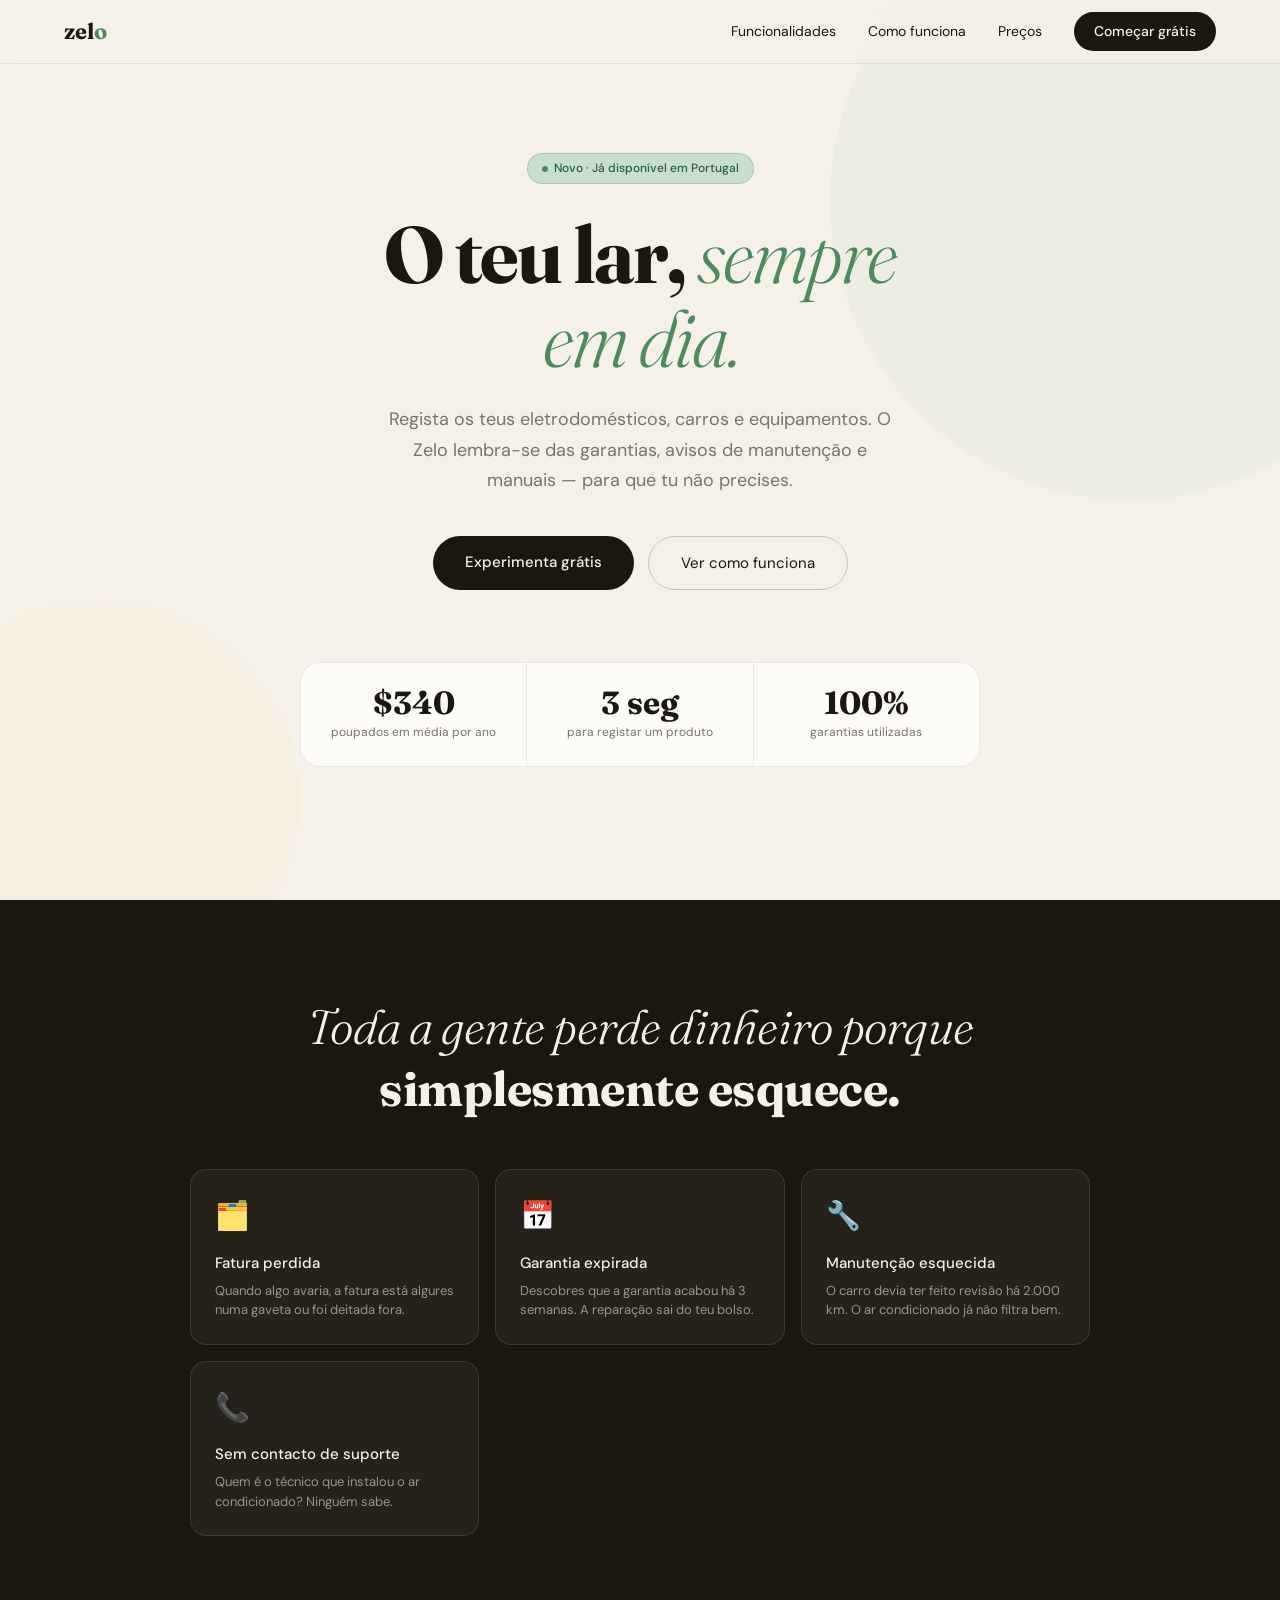
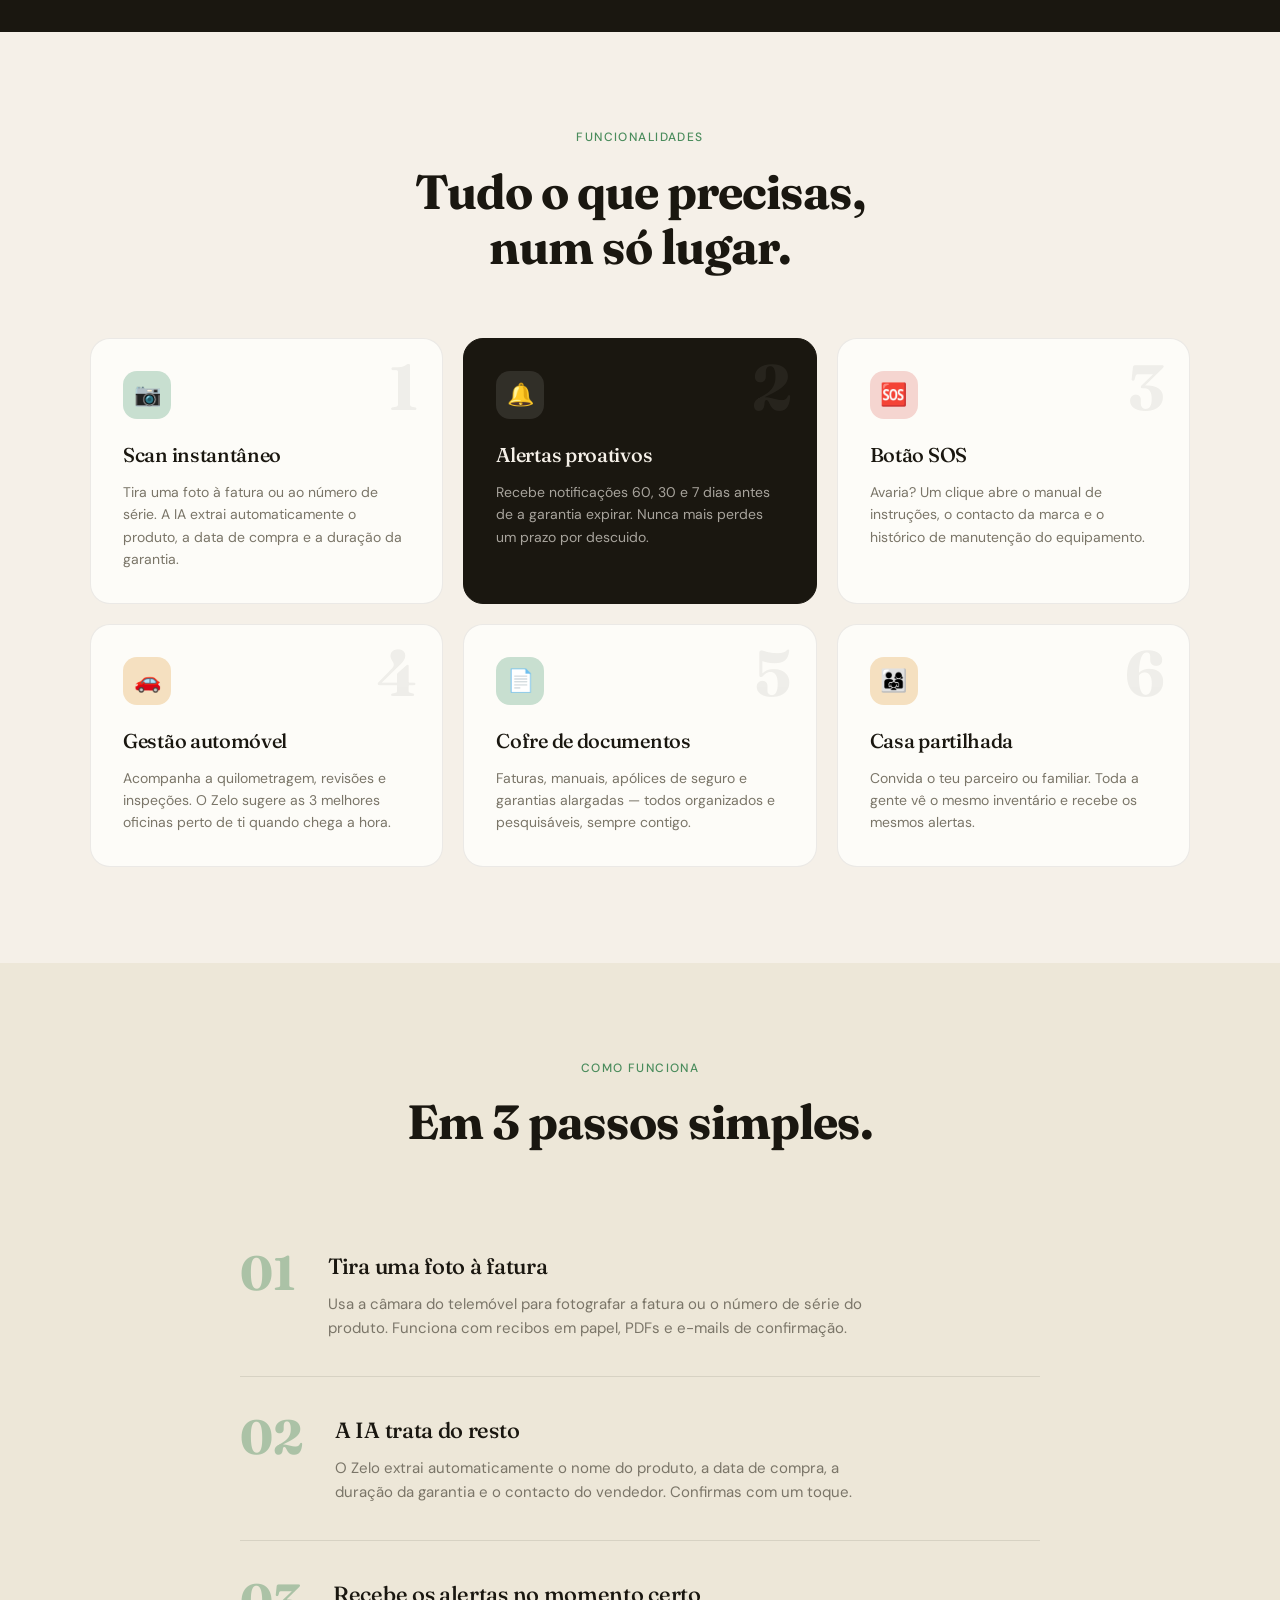
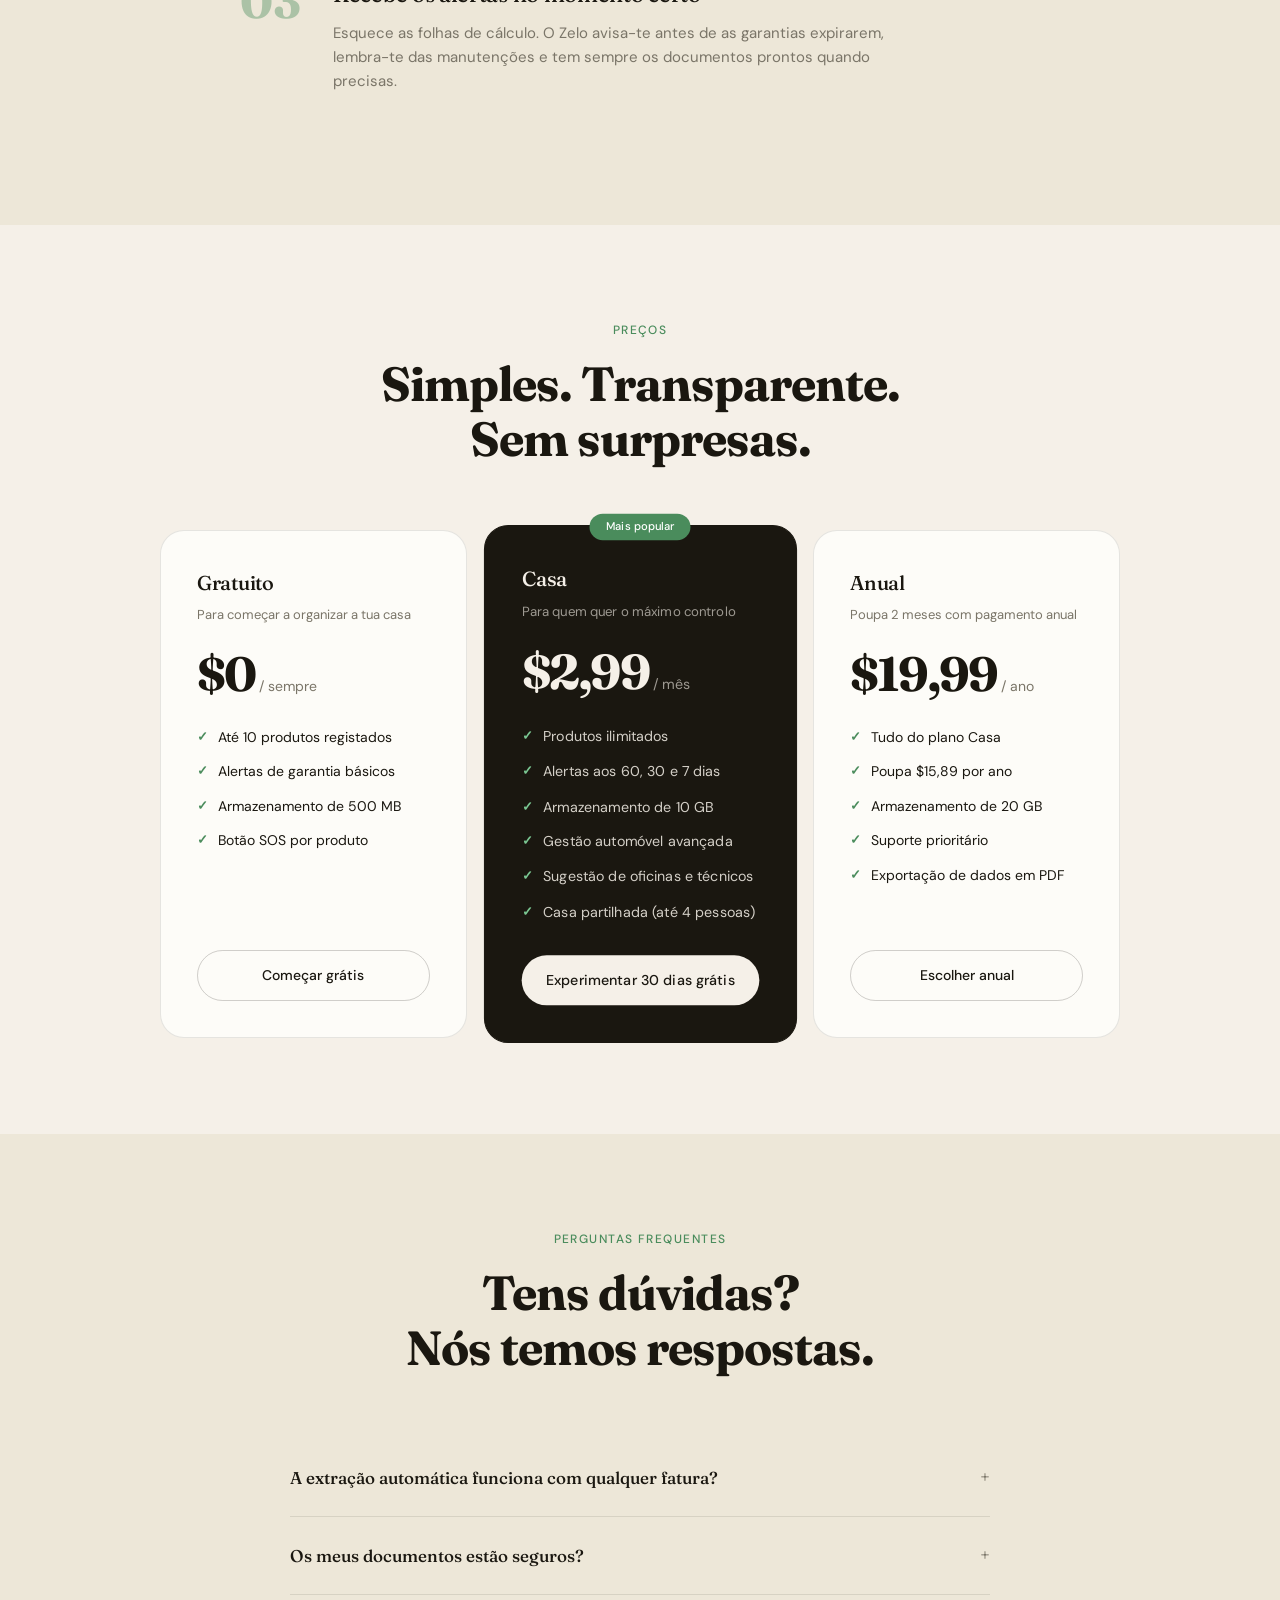
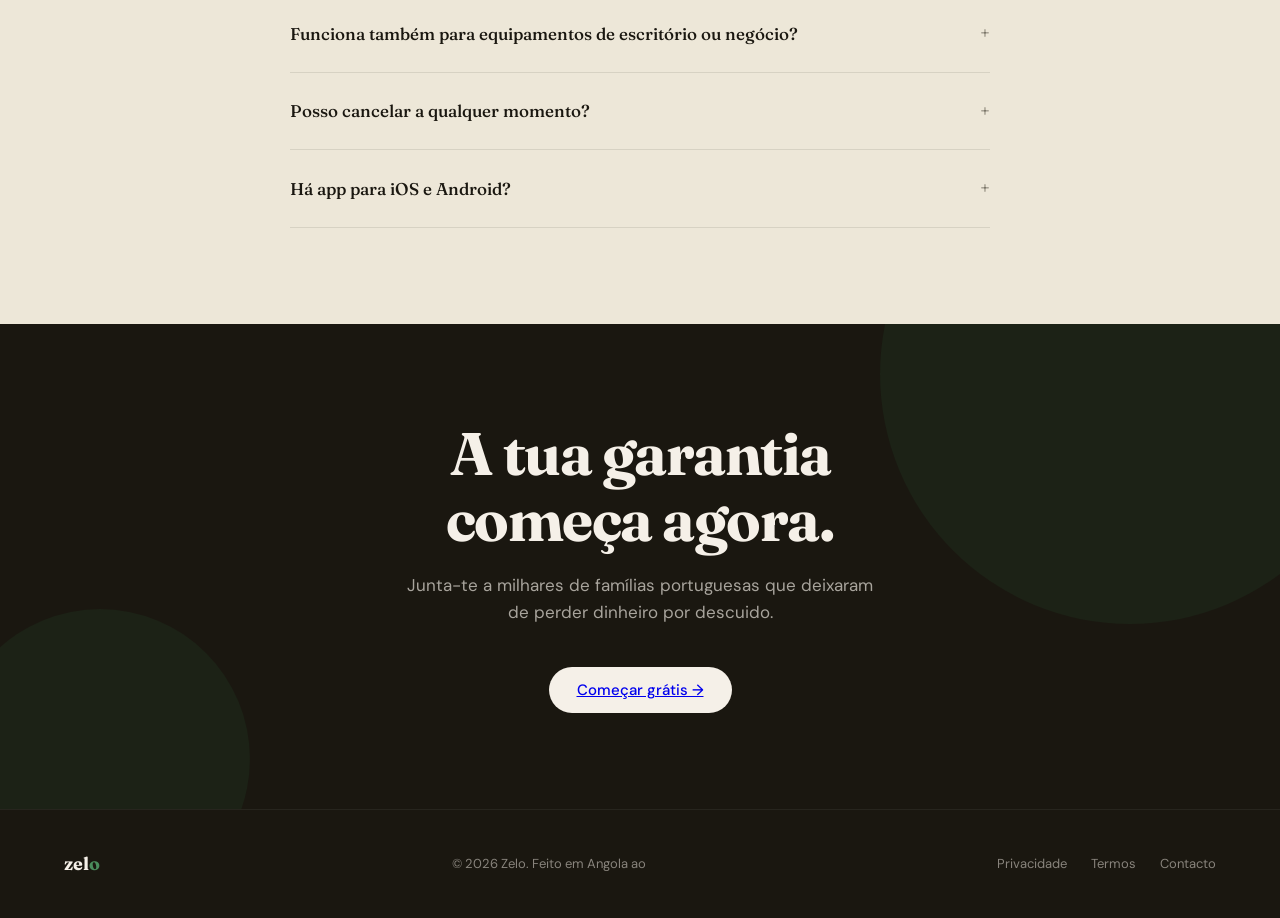
<file: index.html>
<!DOCTYPE html>
<html lang="pt">
<head>
<meta charset="UTF-8">
<meta name="viewport" content="width=device-width, initial-scale=1.0">
<title>Zelo — O Manual da Tua Casa</title>
<link rel="preconnect" href="https://fonts.googleapis.com">
<link rel="preconnect" href="https://fonts.gstatic.com" crossorigin>
<link href="https://fonts.googleapis.com/css2?family=Fraunces:ital,opsz,wght@0,9..144,300;0,9..144,500;0,9..144,700;1,9..144,400&family=DM+Sans:wght@300;400;500&display=swap" rel="stylesheet">
<link rel="stylesheet" href="landingassets/main.css">


</head>
<body>

<!-- HEADER -->
<header>
  <nav>
    <div class="nav-logo">zel<span>o</span></div>

    <div id="nav-links" class="nav-links">
      <a class="nav-link" href="#funcionalidades">Funcionalidades</a>
      <a class="nav-link" href="#como-funciona">Como funciona</a>
      <a class="nav-link" href="#precos">Preços</a>
      <a class="nav-link nav-cta" href="login.html">Começar grátis</a>
    </div>

    <button
      class="hamburger"
      id="hamburger"
      aria-controls="nav-links"
      aria-expanded="false"
      aria-label="Abrir menu">

      <span class="bar"></span>
      <span class="bar"></span>
      <span class="bar"></span>

    </button>
</nav>
</header>

<main>
 <!-- HERO -->
<section class="hero">
  <div class="hero-bg-circle c1"></div>
  <div class="hero-bg-circle c2"></div>
  <div class="hero-badge">Novo · Já disponível em Portugal</div>
  <h1>O teu lar, <em>sempre<br>em dia.</em></h1>
  <p>Regista os teus eletrodomésticos, carros e equipamentos. O Zelo lembra-se das garantias, avisos de manutenção e manuais — para que tu não precises.</p>
  <div class="hero-actions">
    <a href="login.html" class="btn-primary">Experimenta grátis</a>
    <a href="#como-funciona" class="btn-ghost">Ver como funciona</a>
  </div>
  <div class="stats">
    <div class="stat">
      <div class="stat-num">$340</div>
      <div class="stat-label">poupados em média por ano</div>
    </div>
    <div class="stat">
      <div class="stat-num">3 seg</div>
      <div class="stat-label">para registar um produto</div>
    </div>
    <div class="stat">
      <div class="stat-num">100%</div>
      <div class="stat-label">garantias utilizadas</div>
    </div>
  </div>
</section>

<!-- PROBLEM -->
<section class="problem">
  <h2>Toda a gente perde dinheiro porque <strong>simplesmente esquece.</strong></h2>
  <div class="problems-grid">
    <div class="problem-item">
      <div class="problem-icon">🗂️</div>
      <h4>Fatura perdida</h4>
      <p>Quando algo avaria, a fatura está algures numa gaveta ou foi deitada fora.</p>
    </div>
    <div class="problem-item">
      <div class="problem-icon">📅</div>
      <h4>Garantia expirada</h4>
      <p>Descobres que a garantia acabou há 3 semanas. A reparação sai do teu bolso.</p>
    </div>
    <div class="problem-item">
      <div class="problem-icon">🔧</div>
      <h4>Manutenção esquecida</h4>
      <p>O carro devia ter feito revisão há 2.000 km. O ar condicionado já não filtra bem.</p>
    </div>
    <div class="problem-item">
      <div class="problem-icon">📞</div>
      <h4>Sem contacto de suporte</h4>
      <p>Quem é o técnico que instalou o ar condicionado? Ninguém sabe.</p>
    </div>
  </div>
</section>

<!-- FEATURES -->
<section class="features" id="funcionalidades">
  <div class="section-label">Funcionalidades</div>
  <h2 class="section-title">Tudo o que precisas,<br>num só lugar.</h2>
  <div class="features-grid">
    <div class="feature-card">
      <div class="feature-num">1</div>
      <div class="feature-icon-wrap icon-green">📷</div>
      <h3>Scan instantâneo</h3>
      <p>Tira uma foto à fatura ou ao número de série. A IA extrai automaticamente o produto, a data de compra e a duração da garantia.</p>
    </div>
    <div class="feature-card highlight">
      <div class="feature-num">2</div>
      <div class="feature-icon-wrap icon-dark">🔔</div>
      <h3>Alertas proativos</h3>
      <p>Recebe notificações 60, 30 e 7 dias antes de a garantia expirar. Nunca mais perdes um prazo por descuido.</p>
    </div>
    <div class="feature-card">
      <div class="feature-num">3</div>
      <div class="feature-icon-wrap icon-red">🆘</div>
      <h3>Botão SOS</h3>
      <p>Avaria? Um clique abre o manual de instruções, o contacto da marca e o histórico de manutenção do equipamento.</p>
    </div>
    <div class="feature-card">
      <div class="feature-num">4</div>
      <div class="feature-icon-wrap icon-amber">🚗</div>
      <h3>Gestão automóvel</h3>
      <p>Acompanha a quilometragem, revisões e inspeções. O Zelo sugere as 3 melhores oficinas perto de ti quando chega a hora.</p>
    </div>
    <div class="feature-card">
      <div class="feature-num">5</div>
      <div class="feature-icon-wrap icon-green">📄</div>
      <h3>Cofre de documentos</h3>
      <p>Faturas, manuais, apólices de seguro e garantias alargadas — todos organizados e pesquisáveis, sempre contigo.</p>
    </div>
    <div class="feature-card">
      <div class="feature-num">6</div>
      <div class="feature-icon-wrap icon-amber">👨‍👩‍👧</div>
      <h3>Casa partilhada</h3>
      <p>Convida o teu parceiro ou familiar. Toda a gente vê o mesmo inventário e recebe os mesmos alertas.</p>
    </div>
  </div>
</section>

<!-- HOW IT WORKS -->
<section class="how" id="como-funciona">
  <div class="section-label">Como funciona</div>
  <h2 class="section-title">Em 3 passos simples.</h2>
  <div class="steps">
    <div class="step">
      <div class="step-num">01</div>
      <div class="step-body">
        <h3>Tira uma foto à fatura</h3>
        <p>Usa a câmara do telemóvel para fotografar a fatura ou o número de série do produto. Funciona com recibos em papel, PDFs e e-mails de confirmação.</p>
      </div>
    </div>
    <div class="step">
      <div class="step-num">02</div>
      <div class="step-body">
        <h3>A IA trata do resto</h3>
        <p>O Zelo extrai automaticamente o nome do produto, a data de compra, a duração da garantia e o contacto do vendedor. Confirmas com um toque.</p>
      </div>
    </div>
    <div class="step">
      <div class="step-num">03</div>
      <div class="step-body">
        <h3>Recebe os alertas no momento certo</h3>
        <p>Esquece as folhas de cálculo. O Zelo avisa-te antes de as garantias expirarem, lembra-te das manutenções e tem sempre os documentos prontos quando precisas.</p>
      </div>
    </div>
  </div>
</section>

<!-- PRICING -->
<section class="pricing" id="precos">
  <div class="section-label">Preços</div>
  <h2 class="section-title">Simples. Transparente.<br>Sem surpresas.</h2>
  <div class="pricing-grid">
    <div class="pricing-card">
      <div class="pricing-info">
      <div class="plan-name">Gratuito</div>
      <div class="plan-desc">Para começar a organizar a tua casa</div>
      <div class="plan-price">
        <span class="price-main">$0</span>
        <span class="price-period">/ sempre</span>
      </div>
      <ul class="plan-features">
        <li>Até 10 produtos registados</li>
        <li>Alertas de garantia básicos</li>
        <li>Armazenamento de 500 MB</li>
        <li>Botão SOS por produto</li>
      </ul>
      <a href="login.html" class="plan-btn btn-outline-dark">Começar grátis</a>
      </div>
    </div>

    <div class="pricing-card popular">
      <div class="popular-badge">Mais popular</div>
      <div class="plan-name">Casa</div>
      <div class="plan-desc">Para quem quer o máximo controlo</div>
      <div class="plan-price">
        <span class="price-main">$2,99</span>
        <span class="price-period">/ mês</span>
      </div>
      <ul class="plan-features">
        <li>Produtos ilimitados</li>
        <li>Alertas aos 60, 30 e 7 dias</li>
        <li>Armazenamento de 10 GB</li>
        <li>Gestão automóvel avançada</li>
        <li>Sugestão de oficinas e técnicos</li>
        <li>Casa partilhada (até 4 pessoas)</li>
      </ul>
      <a href="login.html" class="plan-btn btn-cream">Experimentar 30 dias grátis</a>
    </div>

    <div class="pricing-card">
      <div class="plan-name">Anual</div>
      <div class="plan-desc">Poupa 2 meses com pagamento anual</div>
      <div class="plan-price">
        <span class="price-main">$19,99</span>
        <span class="price-period">/ ano</span>
      </div>
      <ul class="plan-features">
        <li>Tudo do plano Casa</li>
        <li>Poupa $15,89 por ano</li>
        <li>Armazenamento de 20 GB</li>
        <li>Suporte prioritário</li>
        <li>Exportação de dados em PDF</li>
      </ul>
      <a href="login.html" class="plan-btn btn-outline-dark">Escolher anual</a>
    </div>
  </div>
</section>

<!-- FAQ -->
<section class="faq">
  <div class="section-label">Perguntas frequentes</div>
  <h2 class="section-title">Tens dúvidas?<br>Nós temos respostas.</h2>
  <div class="faq-list">
    <div class="faq-item">
      <div class="faq-q">A extração automática funciona com qualquer fatura? <span class="faq-arrow">+</span></div>
      <div class="faq-a">Sim. O Zelo reconhece faturas em papel, PDFs e imagens. Em casos raros, podes preencher os dados manualmente em segundos.</div>
    </div>
    <div class="faq-item">
      <div class="faq-q">Os meus documentos estão seguros? <span class="faq-arrow">+</span></div>
      <div class="faq-a">Totalmente. Todos os ficheiros são encriptados em repouso e em trânsito. Os teus dados são teus — nunca os vendemos.</div>
    </div>
    <div class="faq-item">
      <div class="faq-q">Funciona também para equipamentos de escritório ou negócio? <span class="faq-arrow">+</span></div>
      <div class="faq-a">Sim. Muitos dos nossos utilizadores usam o Zelo para gerir os equipamentos das suas pequenas empresas. Para frotas maiores ou senhorios com múltiplas habitações, fala connosco sobre planos empresariais.</div>
    </div>
    <div class="faq-item">
      <div class="faq-q">Posso cancelar a qualquer momento? <span class="faq-arrow">+</span></div>
      <div class="faq-a">Claro. Sem fidelizações nem penalizações. Se cancelares, os teus dados ficam acessíveis em modo leitura durante 30 dias para poderes exportar tudo.</div>
    </div>
    <div class="faq-item">
      <div class="faq-q">Há app para iOS e Android? <span class="faq-arrow">+</span></div>
      <div class="faq-a">Não, o Zelo ainda não está disponível para iOS e Android. De momento só podes aceder via browser em qualquer dispositivo. Tudo sincronizado em tempo real.</div>
    </div>
  </div>
</section>

<!-- CTA -->
<section class="cta-section" id="cta">

 <div class="cta-bg b1"></div>
  <div class="cta-bg b2"></div>

  <h2>A tua garantia<br>começa agora.</h2>
  <p>Junta-te a milhares de famílias portuguesas que deixaram de perder dinheiro por descuido.</p>

  <button 
    class="btn-white"
    id="cta-button">

    <a href="login.html">Começar grátis →</a>

  </button>

</section>
</main>


<!-- FOOTER -->
<footer>
  <div class="footer-logo">zel<span>o</span></div>
  <div>© 2026 Zelo. Feito em Angola ao</div>
  <div class="footer-links">
    <a href="#">Privacidade</a>
    <a href="#">Termos</a>
    <a href="#">Contacto</a>
  </div>
</footer>

<script>

  /* ══════════════════════════════════════
   MENU MOBILE
══════════════════════════════════════ */
(function initMenu() {

  const hamburger = document.querySelector('#hamburger');
  const navLinks = document.querySelector('#nav-links');

  if (!hamburger || !navLinks) return;

  function openMenu() {
    navLinks.classList.add('active');
    hamburger.setAttribute('aria-expanded', 'true');
  }

  function closeMenu() {
    navLinks.classList.remove('active');
    hamburger.setAttribute('aria-expanded', 'false');
  }

  hamburger.addEventListener('click', (e) => {
    e.stopPropagation();

    const isOpen = navLinks.classList.contains('active');

    isOpen ? closeMenu() : openMenu();
  });

  // Fecha ao clicar nos links
  navLinks.querySelectorAll('a').forEach((link) => {
    link.addEventListener('click', closeMenu);
  });

  // Fecha ao clicar fora
  document.addEventListener('click', (e) => {

    if (
      navLinks.classList.contains('active') &&
      !navLinks.contains(e.target) &&
      !hamburger.contains(e.target)
    ) {
      closeMenu();
    }

  });

  
  // Fecha com ESC
  document.addEventListener('keydown', (e) => {
    if (e.key === 'Escape') {
      closeMenu();
    }
  });

})();


(function initCTA() {

  const input = document.querySelector('#cta-email');
  const button = document.querySelector('#cta-button');
  const feedback = document.querySelector('#cta-feedback');

  if (!input || !button || !feedback) return;

  function showMessage(message, color = '#d6d3cd') {

    feedback.textContent = message;
    feedback.style.color = color;

    feedback.classList.add('show');

  }

  button.addEventListener('click', () => {

    const email = input.value.trim();

    // validação simples
    if (!email.includes('@') || !email.includes('.')) {

      showMessage(
        'Insere um e-mail válido ✨',
        '#ffb4b4'
      );

      return;
    }

    // loading
    button.classList.add('loading');
    button.textContent = 'A criar...';

    // simulação
    setTimeout(() => {

      button.classList.remove('loading');
      button.textContent = 'Começar grátis →';

      showMessage(
        'Conta preparada. Verifica o teu e-mail 🚀',
        '#b7f7c5'
      );

      input.value = '';

    }, 1800);

  });

})();



  document.querySelectorAll('.faq-item').forEach(item => {
    item.querySelector('.faq-q').addEventListener('click', () => {
      const isOpen = item.classList.contains('open');
      document.querySelectorAll('.faq-item').forEach(i => i.classList.remove('open'));
      if (!isOpen) item.classList.add('open');
    });
  });
</script>
</body>
</html>
</file>
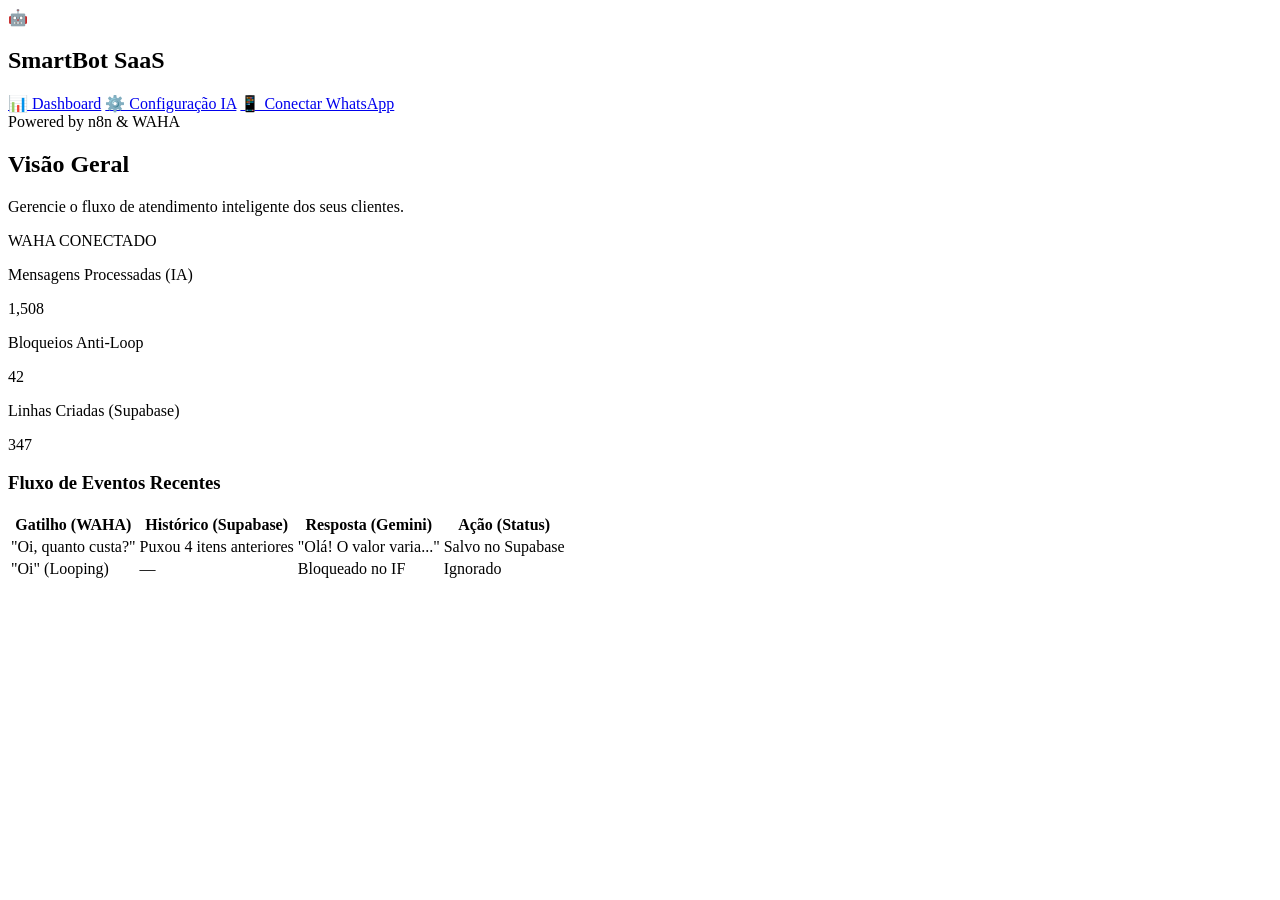
<file: bot.html>
<!DOCTYPE html>
<html lang="pt-BR">
<head>
    <meta charset="UTF-8">
    <meta name="viewport" content="width=device-width, initial-scale=1.0">
    <title>Painel SaaS - Venda Mais Digital</title>
    <script src="https://tailwindcss.com"></script>
</head>
<body class="bg-gray-950 text-gray-100 font-sans antialiased">

    <div class="flex h-screen overflow-hidden">
        <!-- MENU LATERAL -->
        <aside class="w-64 bg-gray-900 border-r border-gray-800 p-6 flex flex-col justify-between">
            <div>
                <div class="flex items-center gap-3 mb-8">
                    <span class="text-2xl">🤖</span>
                    <h1 class="text-xl font-bold bg-gradient-to-r from-blue-400 to-indigo-500 bg-clip-text text-transparent">SmartBot SaaS</h1>
                </div>
                <nav class="space-y-2">
                    <a href="#" class="flex items-center gap-3 bg-gray-800 text-white px-4 py-3 rounded-lg text-sm font-medium transition">📊 Dashboard</a>
                    <a href="#" class="flex items-center gap-3 text-gray-400 hover:bg-gray-800 hover:text-white px-4 py-3 rounded-lg text-sm font-medium transition">⚙️ Configuração IA</a>
                    <a href="#" class="flex items-center gap-3 text-gray-400 hover:bg-gray-800 hover:text-white px-4 py-3 rounded-lg text-sm font-medium transition">📱 Conectar WhatsApp</a>
                </nav>
            </div>
            <div class="border-t border-gray-800 pt-4 text-xs text-gray-500 text-center">
                Powered by n8n & WAHA
            </div>
        </aside>

        <!-- CONTEÚDO PRINCIPAL -->
        <main class="flex-1 overflow-y-auto bg-gray-950 p-8">
            <!-- TOPO -->
            <header class="flex justify-between items-center mb-8">
                <div>
                    <h2 class="text-2xl font-bold">Visão Geral</h2>
                    <p class="text-sm text-gray-400">Gerencie o fluxo de atendimento inteligente dos seus clientes.</p>
                </div>
                <div class="flex items-center gap-2 bg-emerald-950/50 border border-emerald-500/30 text-emerald-400 px-4 py-2 rounded-full text-xs font-semibold">
                    <span class="w-2 h-2 rounded-full bg-emerald-400 animate-pulse"></span>
                    WAHA CONECTADO
                </div>
            </header>

            <!-- CARDS DE MÉTRICAS -->
            <div class="grid grid-cols-1 md:grid-cols-3 gap-6 mb-8">
                <div class="bg-gray-900 border border-gray-800 p-6 rounded-xl">
                    <p class="text-sm text-gray-400 font-medium">Mensagens Processadas (IA)</p>
                    <p class="text-3xl font-bold mt-2">1,508</p>
                </div>
                <div class="bg-gray-900 border border-gray-800 p-6 rounded-xl">
                    <p class="text-sm text-gray-400 font-medium">Bloqueios Anti-Loop</p>
                    <p class="text-3xl font-bold text-amber-400 mt-2">42</p>
                </div>
                <div class="bg-gray-900 border border-gray-800 p-6 rounded-xl">
                    <p class="text-sm text-gray-400 font-medium">Linhas Criadas (Supabase)</p>
                    <p class="text-3xl font-bold text-blue-400 mt-2">347</p>
                </div>
            </div>

            <!-- ÁREA DA LOGICA ATUAL (TABELA DE LOGS) -->
            <div class="bg-gray-900 border border-gray-800 rounded-xl p-6">
                <h3 class="text-lg font-bold mb-4">Fluxo de Eventos Recentes</h3>
                <div class="overflow-x-auto">
                    <table class="w-full text-left border-collapse">
                        <thead>
                            <tr class="border-b border-gray-800 text-xs text-gray-400 uppercase">
                                <th class="pb-3 font-semibold">Gatilho (WAHA)</th>
                                <th class="pb-3 font-semibold">Histórico (Supabase)</th>
                                <th class="pb-3 font-semibold">Resposta (Gemini)</th>
                                <th class="pb-3 font-semibold">Ação (Status)</th>
                            </tr>
                        </thead>
                        <tbody class="divide-y divide-gray-800/50 text-sm">
                            <tr>
                                <td class="py-4 font-medium text-gray-300">"Oi, quanto custa?"</td>
                                <td class="py-4 text-gray-500">Puxou 4 itens anteriores</td>
                                <td class="py-4 text-indigo-400">"Olá! O valor varia..."</td>
                                <td class="py-4"><span class="bg-green-500/10 text-green-400 px-2 py-1 rounded text-xs font-semibold">Salvo no Supabase</span></td>
                            </tr>
                            <tr>
                                <td class="py-4 font-medium text-gray-300">"Oi" <span class="text-xs text-amber-500 ml-1">(Looping)</span></td>
                                <td class="py-4 text-gray-500">—</td>
                                <td class="py-4 text-gray-500">Bloqueado no IF</td>
                                <td class="py-4"><span class="bg-amber-500/10 text-amber-400 px-2 py-1 rounded text-xs font-semibold">Ignorado</span></td>
                            </tr>
                        </tbody>
                    </table>
                </div>
            </div>
        </main>
    </div>

</body>
</html>
</file>
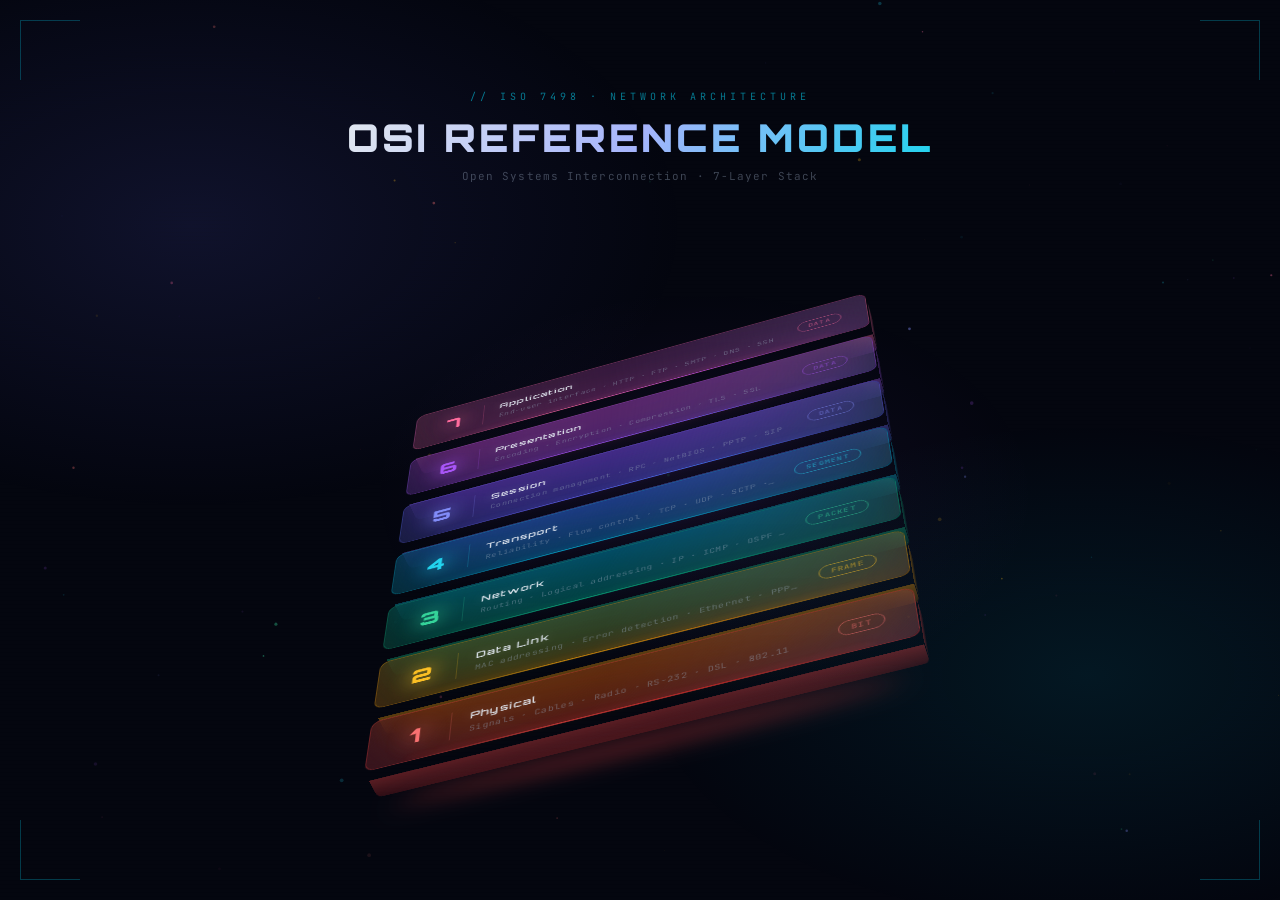
<file: assets/js/ui/index1.html>
<!DOCTYPE html>
<html lang="en">
<head>
<meta charset="UTF-8">
<meta name="viewport" content="width=device-width, initial-scale=1.0">
<title>OSI Model · 3D Layer Stack</title>
<link href="https://fonts.googleapis.com/css2?family=Orbitron:wght@400;600;900&family=JetBrains+Mono:wght@300;400;500&display=swap" rel="stylesheet">
<style>
*, *::before, *::after { box-sizing: border-box; margin: 0; padding: 0; }

:root {
  --bg: #04060f;
  --slab-w: 520px;
  --slab-h: 68px;
  --slab-d: 22px;
  --gap: 18px;
}

body {
  background: var(--bg);
  min-height: 100vh;
  display: flex; flex-direction: column;
  align-items: center; justify-content: center;
  font-family: 'JetBrains Mono', monospace;
  overflow: hidden;
  user-select: none;
}

/* ambient bg */
.bg {
  position: fixed; inset: 0; pointer-events: none; z-index: 0;
  background:
    radial-gradient(ellipse 55% 45% at 15% 25%, rgba(99,102,241,.13) 0%, transparent 70%),
    radial-gradient(ellipse 50% 40% at 85% 75%, rgba(6,182,212,.10) 0%, transparent 70%),
    radial-gradient(ellipse 40% 35% at 55% 55%, rgba(168,85,247,.07) 0%, transparent 65%);
}
.scan {
  position: fixed; inset: 0; pointer-events: none; z-index: 1;
  background: repeating-linear-gradient(0deg,
    transparent, transparent 3px,
    rgba(0,0,0,.018) 3px, rgba(0,0,0,.018) 4px);
}
.bracket { position:fixed; width:60px; height:60px; z-index:5; pointer-events:none; }
.bracket.tl { top:20px; left:20px; border-top:1px solid rgba(6,182,212,.3); border-left:1px solid rgba(6,182,212,.3); }
.bracket.tr { top:20px; right:20px; border-top:1px solid rgba(6,182,212,.3); border-right:1px solid rgba(6,182,212,.3); }
.bracket.bl { bottom:20px; left:20px; border-bottom:1px solid rgba(6,182,212,.3); border-left:1px solid rgba(6,182,212,.3); }
.bracket.br { bottom:20px; right:20px; border-bottom:1px solid rgba(6,182,212,.3); border-right:1px solid rgba(6,182,212,.3); }
#pcv { position:fixed; inset:0; z-index:0; pointer-events:none; }

header {
  position: relative; z-index: 10;
  text-align: center; margin-bottom: 44px;
}
.eyebrow { font-size:10px; letter-spacing:.4em; color:rgba(6,182,212,.65); text-transform:uppercase; margin-bottom:10px; }
h1 {
  font-family: 'Orbitron', sans-serif;
  font-size: clamp(1.5rem,3.5vw,2.4rem); font-weight:900; letter-spacing:.08em;
  background: linear-gradient(120deg, #e2e8f0 0%, #a5b4fc 50%, #22d3ee 100%);
  -webkit-background-clip:text; -webkit-text-fill-color:transparent; background-clip:text;
}
.sub { margin-top:8px; font-size:11px; color:rgba(148,163,184,.4); letter-spacing:.1em; }

/* ── scene ── */
.scene {
  position: relative; z-index: 10;
  perspective: 2200px;
  perspective-origin: 50% 42%;
}

.stack-wrap {
  transform-style: preserve-3d;
  transform: rotateX(55deg) rotateY(-18deg);
  /* No CSS animation here — JS drives it so float pauses on hover */
}

/* ── single slab ── */
.slab {
  position: relative;
  width: var(--slab-w);
  height: var(--slab-h);
  transform-style: preserve-3d;
  cursor: pointer;
  margin-bottom: var(--gap);
  transition: transform .6s cubic-bezier(.34,1.56,.64,1);
}
.slab:last-child { margin-bottom: 0; }
.slab:hover { transform: translateZ(58px) translateY(-6px); z-index: 99; }

/* ── 4 faces of the slab box ── */
.face { position: absolute; backface-visibility: hidden; }

/* TOP face */
.face-top {
  inset: 0;
  transform: translateZ(calc(var(--slab-d) / 2));
  border-radius: 10px;
  backdrop-filter: blur(20px) saturate(160%);
  -webkit-backdrop-filter: blur(20px) saturate(160%);
  display: flex; align-items: center;
  padding: 0 28px; gap: 18px;
  overflow: hidden;
  border: 1px solid rgba(255,255,255,.11);
}
/* shimmer */
.face-top::before {
  content: '';
  position: absolute; inset: 0;
  background: linear-gradient(110deg, transparent 20%, rgba(255,255,255,.09) 50%, transparent 80%);
  background-size: 220% 100%;
  animation: sweep 4s ease-in-out infinite;
  pointer-events: none; border-radius: inherit;
}
@keyframes sweep {
  0%   { background-position: -100% 0; }
  60%  { background-position: 210% 0; }
  100% { background-position: 210% 0; }
}
/* bottom neon line */
.face-top::after {
  content: '';
  position: absolute; bottom: 0; left: 8%; right: 8%; height: 1px;
  opacity: .7; transition: opacity .35s;
}
.slab:hover .face-top::after { opacity: 1; }

/* BOTTOM face — seen in isometric tilt */
.face-bot {
  left: 0; right: 0;
  height: var(--slab-d);
  bottom: calc(-1 * var(--slab-d));
  transform-origin: top center;
  transform: rotateX(-90deg);
  border-radius: 0 0 6px 6px;
}

/* RIGHT face */
.face-right {
  top: 4px; bottom: 4px;
  width: var(--slab-d);
  right: calc(-1 * var(--slab-d));
  transform-origin: left center;
  transform: rotateY(90deg);
  border-radius: 0 6px 6px 0;
}

/* LEFT face */
.face-left {
  top: 4px; bottom: 4px;
  width: var(--slab-d);
  left: calc(-1 * var(--slab-d));
  transform-origin: right center;
  transform: rotateY(-90deg);
  border-radius: 6px 0 0 6px;
  opacity: .3;
}

/* glow below slab */
.slab-glow {
  position: absolute;
  left: 5%; right: 5%;
  bottom: calc(-1 * var(--slab-d) - 14px);
  height: 20px; border-radius: 50%;
  filter: blur(14px);
  opacity: .38;
  transform: translateZ(calc(-1 * var(--slab-d) / 2));
  transition: opacity .4s, filter .4s;
  pointer-events: none;
}
.slab:hover .slab-glow { opacity: .8; filter: blur(24px); }

/* pulse ring on hover */
.slab-ring {
  position: absolute; inset: -3px;
  border-radius: 13px;
  border: 1px solid transparent;
  transform: translateZ(calc(var(--slab-d) / 2 + 2px));
  pointer-events: none; opacity: 0; transition: opacity .2s;
}
.slab:hover .slab-ring { opacity: 1; animation: rpulse 1.4s ease-out infinite; }
@keyframes rpulse {
  0%   { transform: translateZ(calc(var(--slab-d)/2+2px)) scale(1);    opacity:.9; }
  100% { transform: translateZ(calc(var(--slab-d)/2+2px)) scale(1.05); opacity:0; }
}

/* ── content inside top face ── */
.num {
  font-family: 'Orbitron', sans-serif;
  font-size: 26px; font-weight: 900; min-width: 34px; text-align: center;
  flex-shrink: 0; text-shadow: 0 0 24px currentColor;
}
.sep { width:1px; height:38px; flex-shrink:0; background:currentColor; opacity:.2; }
.info { flex:1; min-width:0; }
.name {
  font-family: 'Orbitron', sans-serif;
  font-size:12px; font-weight:600; letter-spacing:.1em;
  color:rgba(226,232,240,.95);
  text-shadow:0 0 16px rgba(255,255,255,.25);
}
.desc {
  font-size:10px; font-weight:300; letter-spacing:.03em;
  color:rgba(148,163,184,.5); margin-top:4px;
  white-space:nowrap; overflow:hidden; text-overflow:ellipsis;
}
.pdu {
  font-size:9px; font-weight:500; letter-spacing:.14em;
  padding:3px 11px; border-radius:20px;
  border:1px solid currentColor; flex-shrink:0;
  opacity:.5; transition:opacity .3s; text-transform:uppercase;
}
.slab:hover .pdu { opacity:1; }

/* ── per-layer colours ── */
/* helper: face opacity applied via direct rules */
/* 7 */
.l7 .face-top   { background:linear-gradient(135deg,rgba(255,107,157,.22),rgba(196,77,255,.16)); border-color:rgba(255,107,157,.32); }
.l7 .face-top::after { background:linear-gradient(90deg,transparent,#ff6b9d,#c44dff,transparent); box-shadow:0 0 10px #ff6b9d; }
.l7 .face-bot   { background:linear-gradient(180deg,rgba(255,107,157,.6),rgba(196,77,255,.3)); opacity:.6; }
.l7 .face-right { background:linear-gradient(90deg,rgba(255,107,157,.7),rgba(255,107,157,.05)); opacity:.5; }
.l7 .face-left  { background:rgba(255,107,157,.3); }
.l7 .slab-glow  { background:#ff6b9d; }
.l7 .slab-ring  { border-color:rgba(255,107,157,.65); box-shadow:0 0 20px rgba(255,107,157,.4); }
.l7 .num { color:#ff6b9d; } .l7 .sep { color:#ff6b9d; } .l7 .pdu { color:#ff6b9d; }
.l7 .face-top::before { animation-delay:0s; }
/* 6 */
.l6 .face-top   { background:linear-gradient(135deg,rgba(168,85,247,.22),rgba(99,102,241,.16)); border-color:rgba(168,85,247,.32); }
.l6 .face-top::after { background:linear-gradient(90deg,transparent,#a855f7,#6366f1,transparent); box-shadow:0 0 10px #a855f7; }
.l6 .face-bot   { background:linear-gradient(180deg,rgba(168,85,247,.6),rgba(99,102,241,.3)); opacity:.6; }
.l6 .face-right { background:linear-gradient(90deg,rgba(168,85,247,.7),rgba(168,85,247,.05)); opacity:.5; }
.l6 .face-left  { background:rgba(168,85,247,.3); }
.l6 .slab-glow  { background:#a855f7; }
.l6 .slab-ring  { border-color:rgba(168,85,247,.65); box-shadow:0 0 20px rgba(168,85,247,.4); }
.l6 .num { color:#a855f7; } .l6 .sep { color:#a855f7; } .l6 .pdu { color:#a855f7; }
.l6 .face-top::before { animation-delay:.45s; }
/* 5 */
.l5 .face-top   { background:linear-gradient(135deg,rgba(99,102,241,.22),rgba(59,130,246,.16)); border-color:rgba(99,102,241,.32); }
.l5 .face-top::after { background:linear-gradient(90deg,transparent,#6366f1,#3b82f6,transparent); box-shadow:0 0 10px #6366f1; }
.l5 .face-bot   { background:linear-gradient(180deg,rgba(99,102,241,.6),rgba(59,130,246,.3)); opacity:.6; }
.l5 .face-right { background:linear-gradient(90deg,rgba(99,102,241,.7),rgba(99,102,241,.05)); opacity:.5; }
.l5 .face-left  { background:rgba(99,102,241,.3); }
.l5 .slab-glow  { background:#6366f1; }
.l5 .slab-ring  { border-color:rgba(99,102,241,.65); box-shadow:0 0 20px rgba(99,102,241,.4); }
.l5 .num { color:#818cf8; } .l5 .sep { color:#818cf8; } .l5 .pdu { color:#818cf8; }
.l5 .face-top::before { animation-delay:.9s; }
/* 4 */
.l4 .face-top   { background:linear-gradient(135deg,rgba(6,182,212,.22),rgba(8,145,178,.16)); border-color:rgba(6,182,212,.32); }
.l4 .face-top::after { background:linear-gradient(90deg,transparent,#06b6d4,#0891b2,transparent); box-shadow:0 0 10px #06b6d4; }
.l4 .face-bot   { background:linear-gradient(180deg,rgba(6,182,212,.6),rgba(8,145,178,.3)); opacity:.6; }
.l4 .face-right { background:linear-gradient(90deg,rgba(6,182,212,.7),rgba(6,182,212,.05)); opacity:.5; }
.l4 .face-left  { background:rgba(6,182,212,.3); }
.l4 .slab-glow  { background:#06b6d4; }
.l4 .slab-ring  { border-color:rgba(6,182,212,.65); box-shadow:0 0 20px rgba(6,182,212,.4); }
.l4 .num { color:#22d3ee; } .l4 .sep { color:#22d3ee; } .l4 .pdu { color:#22d3ee; }
.l4 .face-top::before { animation-delay:1.35s; }
/* 3 */
.l3 .face-top   { background:linear-gradient(135deg,rgba(16,185,129,.22),rgba(5,150,105,.16)); border-color:rgba(16,185,129,.32); }
.l3 .face-top::after { background:linear-gradient(90deg,transparent,#10b981,#059669,transparent); box-shadow:0 0 10px #10b981; }
.l3 .face-bot   { background:linear-gradient(180deg,rgba(16,185,129,.6),rgba(5,150,105,.3)); opacity:.6; }
.l3 .face-right { background:linear-gradient(90deg,rgba(16,185,129,.7),rgba(16,185,129,.05)); opacity:.5; }
.l3 .face-left  { background:rgba(16,185,129,.3); }
.l3 .slab-glow  { background:#10b981; }
.l3 .slab-ring  { border-color:rgba(16,185,129,.65); box-shadow:0 0 20px rgba(16,185,129,.4); }
.l3 .num { color:#34d399; } .l3 .sep { color:#34d399; } .l3 .pdu { color:#34d399; }
.l3 .face-top::before { animation-delay:1.8s; }
/* 2 */
.l2 .face-top   { background:linear-gradient(135deg,rgba(245,158,11,.22),rgba(217,119,6,.16)); border-color:rgba(245,158,11,.32); }
.l2 .face-top::after { background:linear-gradient(90deg,transparent,#f59e0b,#d97706,transparent); box-shadow:0 0 10px #f59e0b; }
.l2 .face-bot   { background:linear-gradient(180deg,rgba(245,158,11,.6),rgba(217,119,6,.3)); opacity:.6; }
.l2 .face-right { background:linear-gradient(90deg,rgba(245,158,11,.7),rgba(245,158,11,.05)); opacity:.5; }
.l2 .face-left  { background:rgba(245,158,11,.3); }
.l2 .slab-glow  { background:#f59e0b; }
.l2 .slab-ring  { border-color:rgba(245,158,11,.65); box-shadow:0 0 20px rgba(245,158,11,.4); }
.l2 .num { color:#fbbf24; } .l2 .sep { color:#fbbf24; } .l2 .pdu { color:#fbbf24; }
.l2 .face-top::before { animation-delay:2.25s; }
/* 1 */
.l1 .face-top   { background:linear-gradient(135deg,rgba(239,68,68,.22),rgba(220,38,38,.16)); border-color:rgba(239,68,68,.32); }
.l1 .face-top::after { background:linear-gradient(90deg,transparent,#ef4444,#dc2626,transparent); box-shadow:0 0 10px #ef4444; }
.l1 .face-bot   { background:linear-gradient(180deg,rgba(239,68,68,.6),rgba(220,38,38,.3)); opacity:.6; }
.l1 .face-right { background:linear-gradient(90deg,rgba(239,68,68,.7),rgba(239,68,68,.05)); opacity:.5; }
.l1 .face-left  { background:rgba(239,68,68,.3); }
.l1 .slab-glow  { background:#ef4444; }
.l1 .slab-ring  { border-color:rgba(239,68,68,.65); box-shadow:0 0 20px rgba(239,68,68,.4); }
.l1 .num { color:#f87171; } .l1 .sep { color:#f87171; } .l1 .pdu { color:#f87171; }
.l1 .face-top::before { animation-delay:2.7s; }

/* ── info panel ── */
#panel {
  position:fixed; right:2rem; top:50%;
  transform:translateY(-50%) translateX(24px);
  width:228px;
  background:rgba(4,6,15,.9);
  backdrop-filter:blur(24px);
  border:1px solid rgba(255,255,255,.08);
  border-radius:14px; padding:1.4rem 1.2rem;
  z-index:100; pointer-events:none;
  opacity:0; transition:opacity .3s ease, transform .3s ease;
}
#panel.on { opacity:1; transform:translateY(-50%) translateX(0); }
#p-num  { font-family:'Orbitron',sans-serif; font-size:44px; font-weight:900; line-height:1; }
#p-name { font-family:'Orbitron',sans-serif; font-size:12px; font-weight:600; letter-spacing:.07em; color:rgba(226,232,240,.9); margin:6px 0 12px; }
#p-line { height:1px; margin-bottom:12px; opacity:.2; }
.pr { display:flex; justify-content:space-between; align-items:baseline; margin-bottom:7px; }
.pr-l { font-size:9px; letter-spacing:.1em; color:rgba(148,163,184,.5); text-transform:uppercase; }
.pr-v { font-size:10px; color:rgba(226,232,240,.8); }
#p-desc { margin-top:12px; font-size:10px; line-height:1.65; color:rgba(148,163,184,.6); }
#p-tags { margin-top:12px; display:flex; flex-wrap:wrap; gap:5px; }
.tag { font-size:8px; padding:2px 8px; border-radius:4px; border:1px solid currentColor; letter-spacing:.06em; opacity:.65; }

@media(max-width:680px){
  :root{ --slab-w:300px; --slab-h:56px; --slab-d:16px; }
  .desc,.pdu{ display:none; }
  #panel{ display:none; }
}
</style>
</head>
<body>

<div class="bg"></div>
<div class="scan"></div>
<canvas id="pcv"></canvas>
<div class="bracket tl"></div><div class="bracket tr"></div>
<div class="bracket bl"></div><div class="bracket br"></div>

<header>
  <p class="eyebrow">// ISO 7498 · Network Architecture</p>
  <h1>OSI REFERENCE MODEL</h1>
  <p class="sub">Open Systems Interconnection · 7-Layer Stack</p>
</header>

<div class="scene">
  <div class="stack-wrap" id="stackWrap">

    <div class="slab l7" data-l="7">
      <div class="slab-ring"></div>
      <div class="face face-top">
        <span class="num">7</span><span class="sep"></span>
        <div class="info"><div class="name">Application</div><div class="desc">End-user interface · HTTP · FTP · SMTP · DNS · SSH</div></div>
        <span class="pdu">Data</span>
      </div>
      <div class="face face-bot"></div>
      <div class="face face-right"></div>
      <div class="face face-left"></div>
      <div class="slab-glow"></div>
    </div>

    <div class="slab l6" data-l="6">
      <div class="slab-ring"></div>
      <div class="face face-top">
        <span class="num">6</span><span class="sep"></span>
        <div class="info"><div class="name">Presentation</div><div class="desc">Encoding · Encryption · Compression · TLS · SSL</div></div>
        <span class="pdu">Data</span>
      </div>
      <div class="face face-bot"></div>
      <div class="face face-right"></div>
      <div class="face face-left"></div>
      <div class="slab-glow"></div>
    </div>

    <div class="slab l5" data-l="5">
      <div class="slab-ring"></div>
      <div class="face face-top">
        <span class="num">5</span><span class="sep"></span>
        <div class="info"><div class="name">Session</div><div class="desc">Connection management · RPC · NetBIOS · PPTP · SIP</div></div>
        <span class="pdu">Data</span>
      </div>
      <div class="face face-bot"></div>
      <div class="face face-right"></div>
      <div class="face face-left"></div>
      <div class="slab-glow"></div>
    </div>

    <div class="slab l4" data-l="4">
      <div class="slab-ring"></div>
      <div class="face face-top">
        <span class="num">4</span><span class="sep"></span>
        <div class="info"><div class="name">Transport</div><div class="desc">Reliability · Flow control · TCP · UDP · SCTP · QUIC</div></div>
        <span class="pdu">Segment</span>
      </div>
      <div class="face face-bot"></div>
      <div class="face face-right"></div>
      <div class="face face-left"></div>
      <div class="slab-glow"></div>
    </div>

    <div class="slab l3" data-l="3">
      <div class="slab-ring"></div>
      <div class="face face-top">
        <span class="num">3</span><span class="sep"></span>
        <div class="info"><div class="name">Network</div><div class="desc">Routing · Logical addressing · IP · ICMP · OSPF · BGP</div></div>
        <span class="pdu">Packet</span>
      </div>
      <div class="face face-bot"></div>
      <div class="face face-right"></div>
      <div class="face face-left"></div>
      <div class="slab-glow"></div>
    </div>

    <div class="slab l2" data-l="2">
      <div class="slab-ring"></div>
      <div class="face face-top">
        <span class="num">2</span><span class="sep"></span>
        <div class="info"><div class="name">Data Link</div><div class="desc">MAC addressing · Error detection · Ethernet · PPP · ARP</div></div>
        <span class="pdu">Frame</span>
      </div>
      <div class="face face-bot"></div>
      <div class="face face-right"></div>
      <div class="face face-left"></div>
      <div class="slab-glow"></div>
    </div>

    <div class="slab l1" data-l="1">
      <div class="slab-ring"></div>
      <div class="face face-top">
        <span class="num">1</span><span class="sep"></span>
        <div class="info"><div class="name">Physical</div><div class="desc">Signals · Cables · Radio · RS-232 · DSL · 802.11</div></div>
        <span class="pdu">Bit</span>
      </div>
      <div class="face face-bot"></div>
      <div class="face face-right"></div>
      <div class="face face-left"></div>
      <div class="slab-glow"></div>
    </div>

  </div>
</div>

<aside id="panel">
  <div id="p-num">7</div>
  <div id="p-name">Application</div>
  <div id="p-line"></div>
  <div class="pr"><span class="pr-l">PDU</span><span class="pr-v" id="p-pdu">Data</span></div>
  <div class="pr"><span class="pr-l">Layer type</span><span class="pr-v" id="p-type">Host</span></div>
  <div class="pr"><span class="pr-l">Device</span><span class="pr-v" id="p-dev">Gateway</span></div>
  <p id="p-desc"></p>
  <div id="p-tags"></div>
</aside>

<script>
const DATA = {
  7:{ name:'Application', pdu:'Data',    type:'Host',  dev:'Gateway / Proxy', color:'#ff6b9d',
      desc:'Provides network services to end-user applications — high-level protocols, info representation and user authentication.',
      protos:['HTTP','HTTPS','FTP','SMTP','DNS','SSH','SNMP'] },
  6:{ name:'Presentation', pdu:'Data',  type:'Host',  dev:'Gateway',         color:'#a855f7',
      desc:'Translates between application and network formats. Handles encryption, decryption, compression and character encoding.',
      protos:['TLS','SSL','JPEG','MPEG','GIF','ASCII','XDR'] },
  5:{ name:'Session',     pdu:'Data',   type:'Host',  dev:'Gateway',         color:'#818cf8',
      desc:'Establishes, manages and terminates communication sessions. Controls dialogue and provides synchronisation points.',
      protos:['RPC','NetBIOS','PPTP','SIP','NFS','SQL'] },
  4:{ name:'Transport',   pdu:'Segment',type:'Host',  dev:'Load Balancer',   color:'#22d3ee',
      desc:'Ensures reliable or fast end-to-end delivery with flow control, error recovery and port-based multiplexing.',
      protos:['TCP','UDP','SCTP','DCCP','QUIC'] },
  3:{ name:'Network',     pdu:'Packet', type:'Media', dev:'Router',          color:'#34d399',
      desc:'Determines best path to route packets across interconnected networks using logical (IP) addressing.',
      protos:['IP','ICMP','IGMP','IPSec','OSPF','BGP','RIP'] },
  2:{ name:'Data Link',   pdu:'Frame',  type:'Media', dev:'Switch / Bridge', color:'#fbbf24',
      desc:'Node-to-node data transfer with MAC addressing and error detection/correction within a single network segment.',
      protos:['Ethernet','PPP','HDLC','ARP','802.11','ATM'] },
  1:{ name:'Physical',    pdu:'Bit',    type:'Media', dev:'Hub / Repeater',  color:'#f87171',
      desc:'Transmits raw bit streams over physical media. Defines electrical, mechanical and procedural interface standards.',
      protos:['RS-232','DSL','802.11','USB','Bluetooth','Coax'] }
};

/* panel */
const panel=document.getElementById('panel');
function showPanel(n){
  const d=DATA[n];
  document.getElementById('p-num').textContent=n;
  document.getElementById('p-num').style.color=d.color;
  document.getElementById('p-name').textContent=d.name;
  document.getElementById('p-line').style.background=d.color;
  document.getElementById('p-pdu').textContent=d.pdu;
  document.getElementById('p-type').textContent=d.type+' layer';
  document.getElementById('p-dev').textContent=d.dev;
  document.getElementById('p-desc').textContent=d.desc;
  document.getElementById('p-tags').innerHTML=d.protos.map(p=>`<span class="tag" style="color:${d.color}">${p}</span>`).join('');
  panel.classList.add('on');
}
function hidePanel(){ panel.classList.remove('on'); }
document.querySelectorAll('.slab').forEach(el=>{
  const n=+el.dataset.l;
  el.addEventListener('mouseenter',()=>showPanel(n));
  el.addEventListener('mouseleave',hidePanel);
});

/* JS-driven float + mouse parallax */
const wrap=document.getElementById('stackWrap');
let tRX=55, tRY=-18, cRX=55, cRY=-18, floatT=0, hovered=false;
wrap.addEventListener('mouseenter',()=>hovered=true);
wrap.addEventListener('mouseleave',()=>hovered=false);
document.addEventListener('mousemove',e=>{
  tRX=55+(e.clientY/innerHeight-.5)*10;
  tRY=-18+(e.clientX/innerWidth-.5)*18;
});
(function tick(){
  cRX+=(tRX-cRX)*.045; cRY+=(tRY-cRY)*.045;
  if(!hovered) floatT+=.009;
  const fy=hovered?0:Math.sin(floatT)*12;
  wrap.style.transform=`rotateX(${cRX}deg) rotateY(${cRY}deg) translateY(${fy}px)`;
  requestAnimationFrame(tick);
})();

/* particles */
const cv=document.getElementById('pcv'), cx=cv.getContext('2d');
const COLS=['#ff6b9d','#a855f7','#818cf8','#22d3ee','#34d399','#fbbf24','#f87171'];
let W,H,pts;
function resize(){ W=cv.width=innerWidth; H=cv.height=innerHeight; }
function mkPts(n=85){ pts=Array.from({length:n},()=>({ x:Math.random()*W, y:Math.random()*H, vx:(Math.random()-.5)*.28, vy:(Math.random()-.5)*.28, r:Math.random()*1.5+.4, col:COLS[Math.random()*COLS.length|0], a:Math.random()*.35+.08, ph:Math.random()*Math.PI*2, ps:Math.random()*.018+.004 })); }
function draw(){ cx.clearRect(0,0,W,H); pts.forEach(p=>{ p.ph+=p.ps; const a=p.a*(.55+.45*Math.sin(p.ph)); cx.beginPath(); cx.arc(p.x,p.y,p.r,0,Math.PI*2); cx.fillStyle=p.col+Math.round(a*255).toString(16).padStart(2,'0'); cx.fill(); p.x+=p.vx; p.y+=p.vy; if(p.x<0)p.x=W; if(p.x>W)p.x=0; if(p.y<0)p.y=H; if(p.y>H)p.y=0; }); requestAnimationFrame(draw); }
resize(); mkPts(); window.addEventListener('resize',()=>{resize();mkPts();}); draw();
</script>
</body>
</html>
</file>
<file: landingassets/main.css>
@import 'base.css';
@import 'components.css';
@import 'buttons.css';
@import 'header.css';
@import 'hero.css';
@import 'features.css';
@import 'pricing.css';
@import 'problem.css';
@import 'steps.css';
@import 'cta.css';
@import 'footer.css';
@import 'animation.css';
@import 'faq.css';
@import 'responsive.css'
</file>
